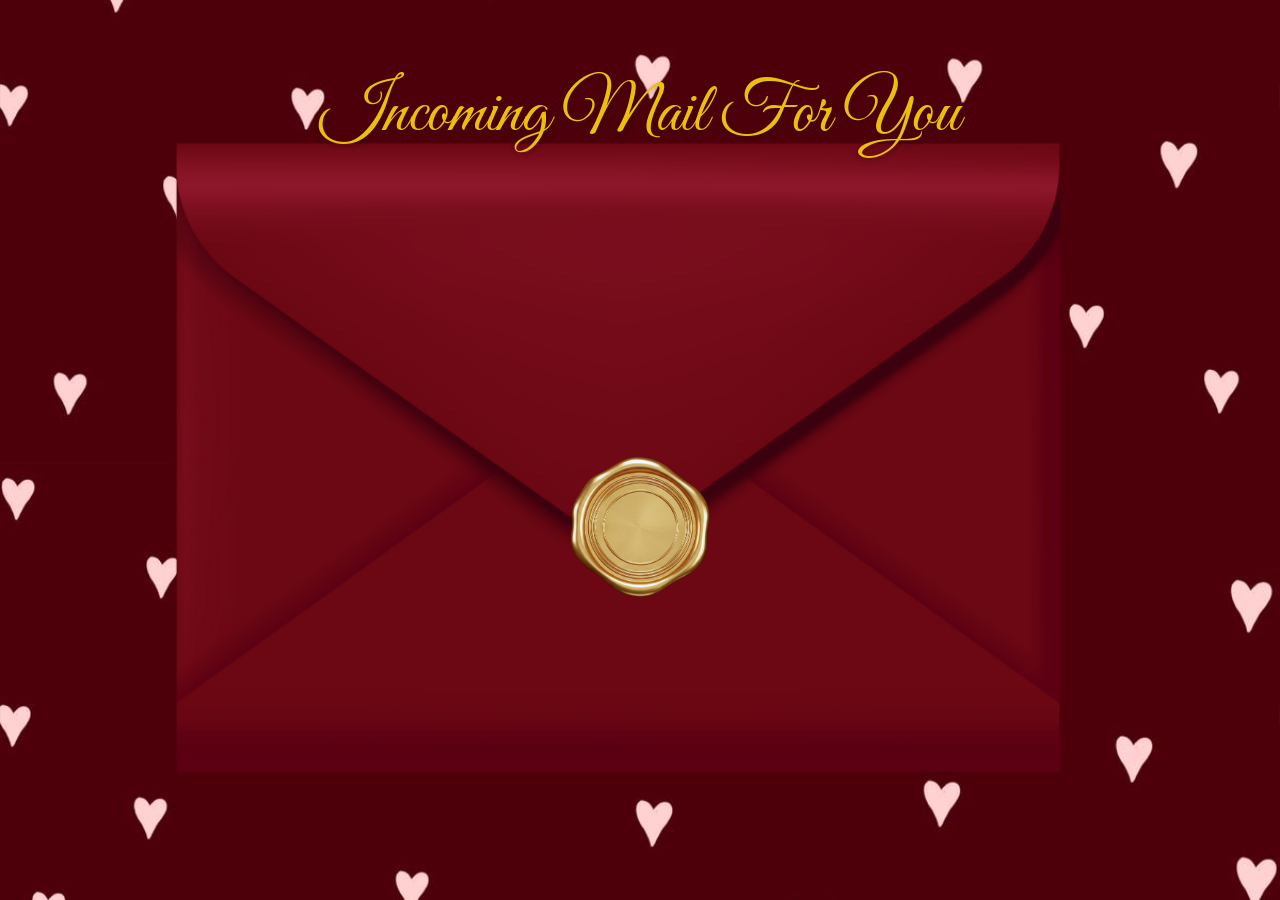
<file: index.html>
<!DOCTYPE html>
<html lang="en">
<head>
    <meta charset="UTF-8">
    <title>Valentine Mail 💌</title>
    <link href="https://fonts.googleapis.com/css2?family=Great+Vibes&display=swap" rel="stylesheet">
    <link rel="stylesheet" href="style.css">
</head>
<body>

    

    <div class="container">

        <!-- Closed Mail -->
        <div class="mail" id="mail">
            <img src="Asset/Mail-closed.png" class="mail-img">
            <img src="Asset/Wax.png" class="wax" id="wax">
            <p class="mail-text">Incoming Mail For You</p>
        </div>

        <!-- Open Letter -->
        <div class="letter" id="letter">
            <img src="Asset/mail-open.png" class="open-img">

            <div class="paper-wrapper">
                <div class="paper" id="paper">
                    <div class="paper-content">
                        <p id="valentineText"></p>
                    </div>
                </div>
                <button id="continueBtn" class="continue-btn">Continue</button>    
            </div>
            
            
        </div>
    </div>
    <script src="script.js"></script>
</body>
</html>
</file>
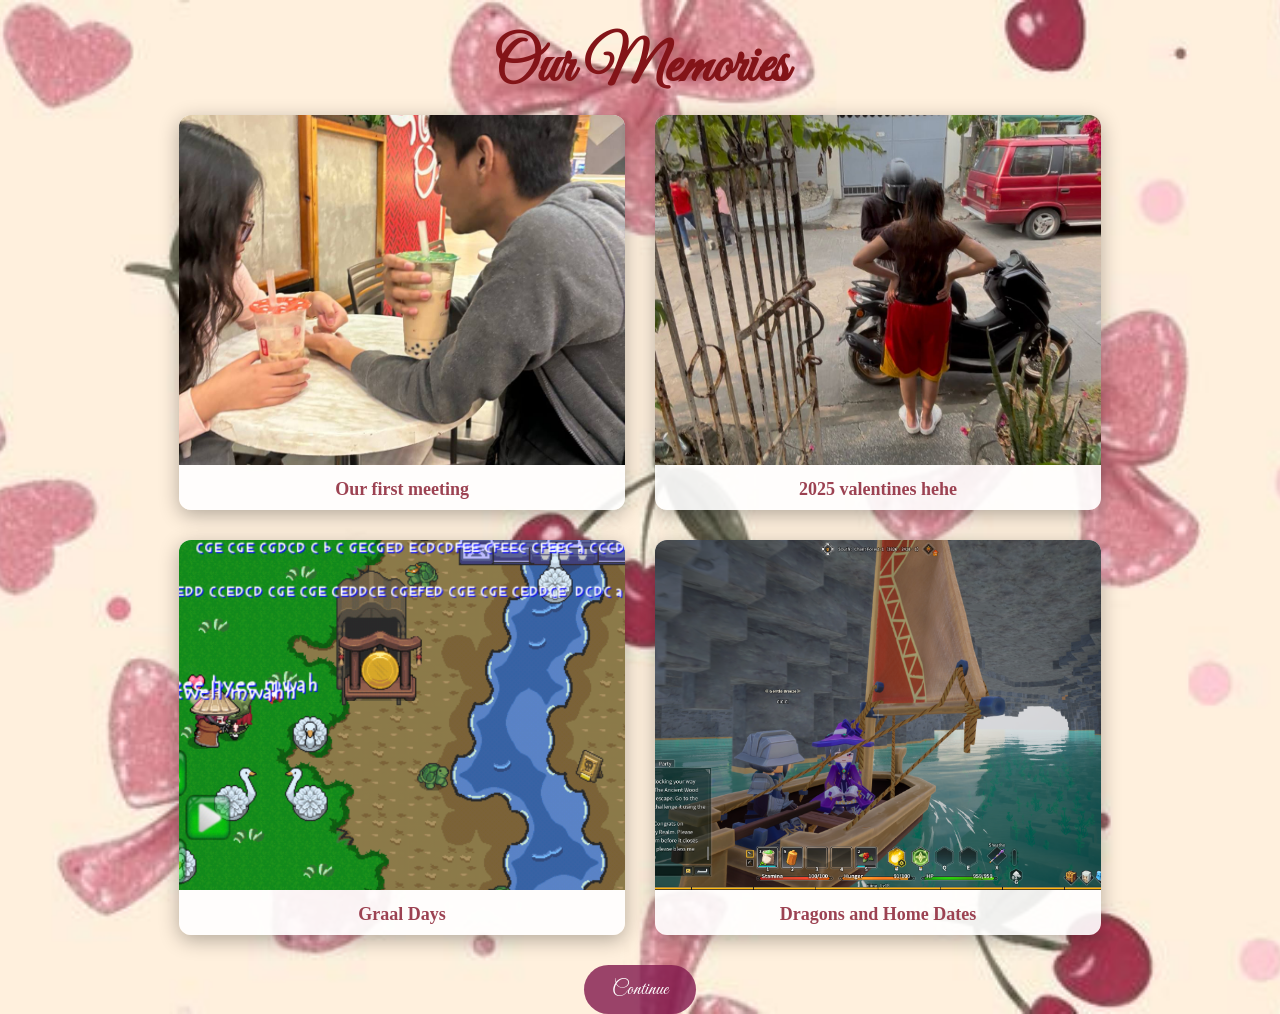
<file: journal.html>
<!DOCTYPE html>
<html lang="en">
<head>
    <meta charset="UTF-8">
    <meta name="viewport" content="width=device-width, initial-scale=1.0">
    <title>Our Memories</title>
    <link href="https://fonts.googleapis.com/css2?family=Great+Vibes&display=swap" rel="stylesheet">
    <link rel="stylesheet" href="journal.css">

</head>
<body>
    <h1 class="journal-title">Our Memories</h1>
    <div class="journal-container">

        <div class="memory-grid">
            <div class="memory-card">
                <img src="Asset/memory 6.jpeg" alt="Memory 1">
                <p>Our first meeting</p>
            </div>
            <div class="memory-card">
                <img src="Asset/memory5.jpeg" alt="Memory 2">
                <p>2025 valentines hehe</p>
            </div>
            <div class="memory-card">
                <img src="Asset/memory3.PNG" alt="Memory 3">
                <p>Graal Days</p>
            </div>
            <div class="memory-card">
                <img src="Asset/memory2.png" alt="Memory 4">
                <p>Dragons and Home Dates</p>
            </div>
        </div>
         <button id="nextBtn" class="next-btn">Continue</button>

        


    </div>
    <script src="journal.js"></script>
</body>


</html>
</file>
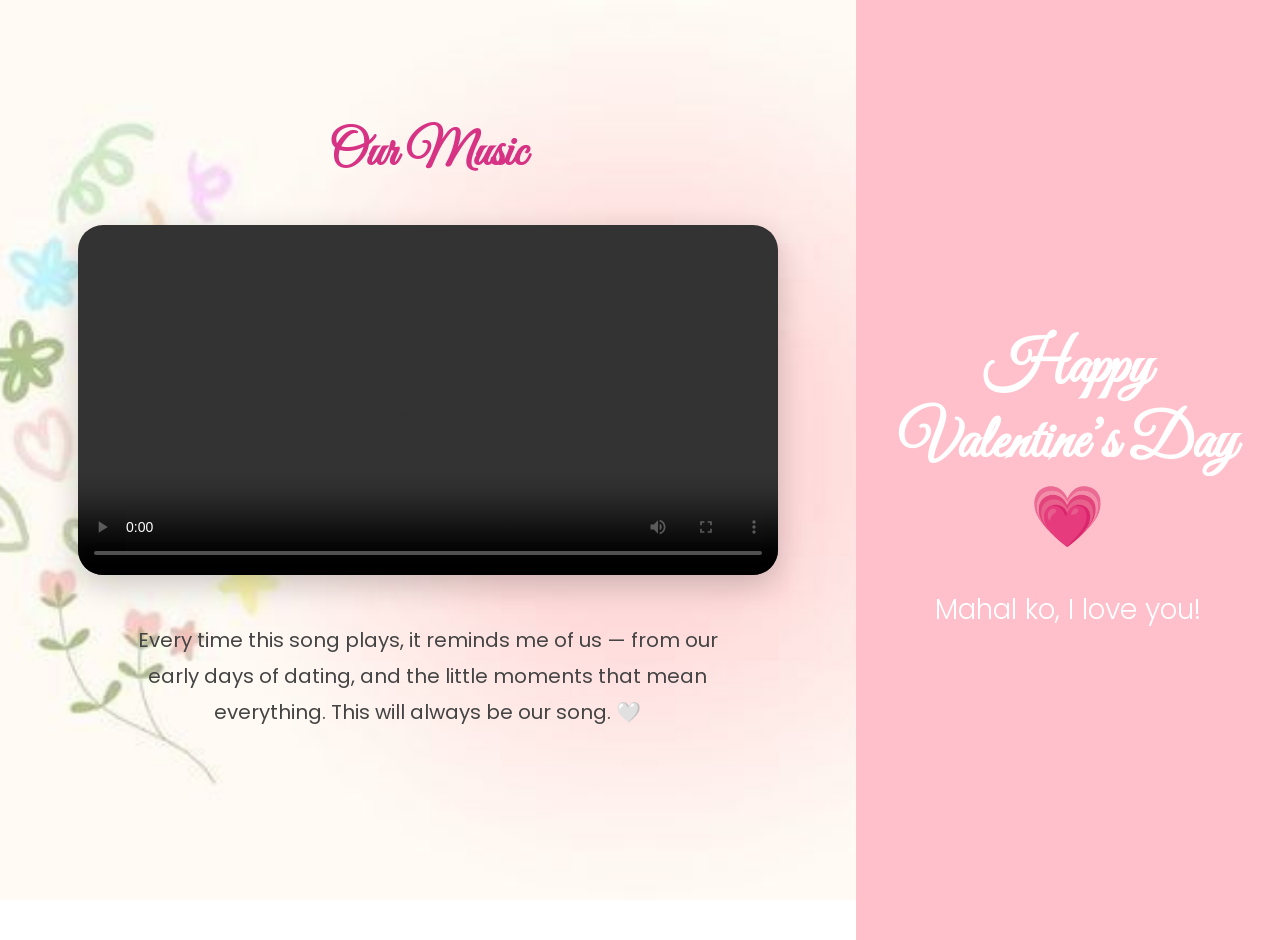
<file: OurMusic.html>
<!DOCTYPE html>
<html lang="en">
<head>
    <meta charset="UTF-8">
    <meta name="viewport" content="width=device-width, initial-scale=1.0">
    <title>Our Music</title>
    <!-- Google Fonts -->
    <link href="https://fonts.googleapis.com/css2?family=Great+Vibes&family=Poppins:wght@300;400&display=swap" rel="stylesheet">

    <!-- Link to external CSS -->
    <link rel="stylesheet" href="ourmusic.css">
</head>
<body>
    <section class="our-music">
        <h2>Our Music</h2>
        <div class="video-container">
            <video controls>
                <source src="Adam Sandler - Grow Old With You (Lyrics).mp4" type="video/mp4">
                Your browser does not support the video tag.
            </video>
        </div>
    <p class="music-text">
        Every time this song plays, it reminds me of us —
        from our early days of dating, and the little moments that mean everything.
        This will always be our song. 🤍
    </p>
    </section>
    <section class="valentine-message">
        <div class="message-content">
            <h1>Happy Valentine’s Day 💗</h1>
            <p>Mahal ko, I love you!</p>
        </div>
    </section>

    
</body>
</html>
</file>
<file: style.css>
body {
    margin: 0;
    padding: 0;
    background-image: url("Asset/Backdrop.jpg");
    background-size: cover;
    background-position: center;
    min-height: 100vh;
    font-family: 'Georgia', serif;
    display: flex;
    justify-content: center;
    align-items: flex-start; 
    overflow-x: hidden;
}

.mail-text {
    position: absolute;
    top: 0px;       
    left: 50%;
    transform: translateX(-50%);
    font-family: 'Great Vibes', cursive;
    color: #EFBF04;
    font-size: 70px;
    text-shadow: 0 2px 5px rgba(0,0,0,0.3);
}

.container {
    position: relative;
    text-align: center;
}

/* Closed mail */
.mail {
    position: relative;
}

.mail-img {
    width: 1500px;  
}

.wax {
    position: absolute;
    bottom: 250px;   
    left: 50%;
    transform: translateX(-50%);
    width: 250px;   
    cursor: pointer;
    transition: transform 0.3s ease;
}

.wax:hover {
    transform: translateX(-50%) scale(1.1);
}

/* Open Letter */
.letter {
    display: none;
    position: relative;
}

.open-img {
    width: 1500px; 
}


.paper {
    position: absolute;
    bottom: 0;
    left: 50%;
    transform: translateX(-50%) translateY(100%);
    width: 550px;
    height: 650px;
    background: white;
    border-radius: 8px;
    box-shadow: 0 20px 50px rgba(0,0,0,0.35);
    transition: transform 1.4s ease;
    display: flex;              
    flex-direction: column; 
    overflow: hidden;
}

.paper.show {
    transform: translateX(-50%) translateY(-120px);
}


.paper-content {
    height: 100%;
    padding: 40px;
    overflow-y: auto;  
}

.continue-btn {
    display: none; /* hidden initially */
    margin-top: 20px;
    padding: 12px 28px;
    font-size: 18px;
    font-family: 'Georgia', serif;
    background-color: #EFBF04;
    color: white;
    border: none;
    border-radius: 25px;
    cursor: pointer;
    transition: all 0.3s ease;
}

.continue-btn:hover {
    background-color: #d6a800;
    transform: scale(1.05);
}
</file>
<file: journal.css>
/* Body & background */
body {
    margin: 0;
    padding: 0;
    font-family: 'Georgia', serif;
    background-image: url("Asset/backdrop2.jpg");
    background-size: cover;
    background-position: center;
    min-height: 100vh;
    display: flex;
    flex-direction: column;
    align-items: center;
}

/* Cursive title only */
.journal-title {
    font-family: 'Great Vibes', cursive;
    font-size: 60px;
    color: #831418;
    margin: 30px 0 10px;
    text-align: center;
}

/* Journal background */
.journal-container {
    position: relative;
    width: 90%;
    max-width: 1200px;
}

.journal-bg {
    width: 100%;
    height: auto;
    display: block;
}

/* Grid for memory cards */
.memory-grid {
    display: grid;
    grid-template-columns: repeat(2, 1fr);
    grid-gap: 30px;
    /*position: absolute;*/
    margin-top: 30px;
    margin: 0 auto;
    width: 80%;
}

/* Memory cards */
.memory-card {
    background: rgba(255, 255, 255, 0.9);
    border-radius: 12px;
    overflow: hidden;
    text-align: center;
    box-shadow: 0 5px 20px rgba(0,0,0,0.3);
    transition: transform 0.3s ease, box-shadow 0.3s ease;
}
.memory-card:hover {
    transform: translateY(-10px); 
    box-shadow: 0 15px 30px rgba(0,0,0,0.4); 
}

.memory-card img {
    width: 100%;
    height: 350px; 
    object-fit: cover;
}

.memory-card p {
    margin: 10px 0;
    font-size: 18px;
    color: #9c4252;
    font-weight: bold;
}


/* Next button below the memory cards, centered */
.next-btn {
    display: block;
    margin: 30px auto 0 auto; /* centered below grid */
    padding: 12px 28px;
    font-size: 20px;
    font-family: 'Great Vibes', cursive;
    background-color: #831a4ece; /* pink */
    color: white;
    border: none;
    border-radius: 25px;
    cursor: pointer;
    transition: all 0.3s ease;
}

.next-btn:hover {
    background-color: #ff85c1;
    transform: scale(1.05);
}
</file>
<file: ourmusic.css>
body {
    margin: 0;
    padding: 0;
    font-family: 'Poppins', sans-serif;

    background-image: url("Asset/backdrop3.jpg");
    background-size: cover;       
    background-position: center;  
    background-repeat: no-repeat;
    background-attachment: fixed; 

    display: flex;
    justify-content: center;
}


.our-music {
    text-align: center;
    padding: 80px 20px;
    max-width: 900px;
    width: 100%;
}

.our-music h2 {
    font-size: 50px;
    margin-bottom: 40px;
    font-family: 'Great Vibes', cursive;
    color: #d63384;
}

.video-container {
    width: 100%;
    max-width: 700px;
    margin: 0 auto;
}

.video-container video {
    width: 100%;
    border-radius: 25px;
    box-shadow: 0 10px 30px rgba(0,0,0,0.2);
}

.music-text {
    margin-top: 40px;
    font-size: 20px;
    line-height: 1.8;
    color: #444;
    max-width: 600px;
    margin-left: auto;
    margin-right: auto;
}

/* ===== Valentine Transition Section ===== */

.valentine-message {
    height: 100vh; 
    background-color: #ffc0cb; 
    display: flex;
    justify-content: center;
    align-items: center;
    text-align: center;
    padding: 20px;
}

.message-content {
    opacity: 0;
    transform: translateY(40px);
    animation: fadeUp 1.5s ease forwards;
    animation-delay: 0.3s;
}

.message-content h1 {
    font-family: 'Great Vibes', cursive;
    font-size: 60px;
    color: white;
    margin-bottom: 20px;
}

.message-content p {
    font-size: 28px;
    color: white;
    font-weight: 300;
}

/* Animation */
@keyframes fadeUp {
    to {
        opacity: 1;
        transform: translateY(0);
    }
}
</file>
